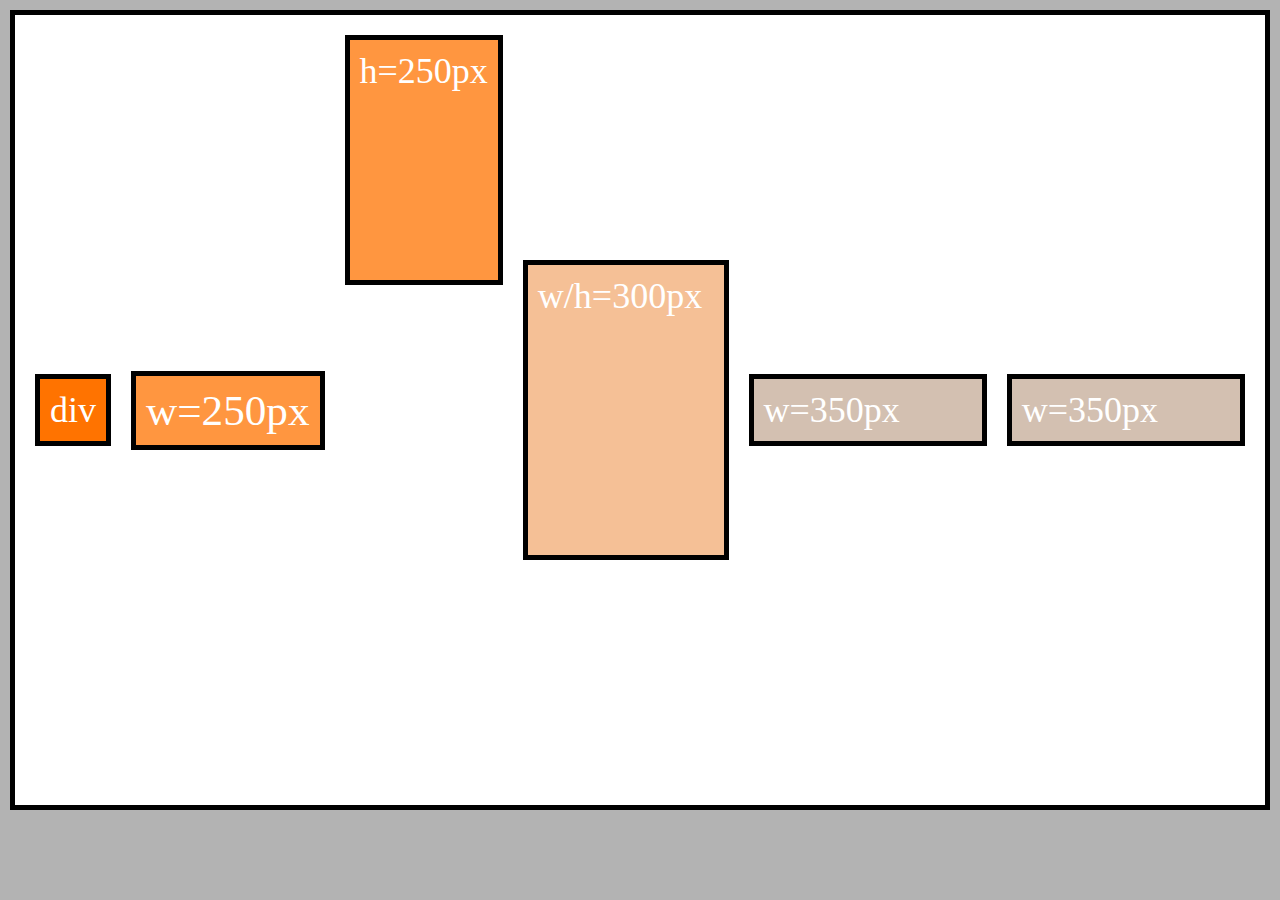
<file: flex container/index.html>
<!DOCTYPE html>
<html lang="en">

<head>
	<meta charset="UTF-8">
	<meta http-equiv="X-UA-Compatible" content="ie=edge">
	<meta name="viewport" content="minimum-scale=1, initial-scale=1, width=device-width" />
	<link rel="stylesheet" href="main.css">
	<title>Flexbox</title>
</head>

<body>
	<div class="flex-container">
		<div class="item-1">div</div>
		<div class="item-2">w=250px</div>
		<div class="item-3">h=250px</div>
		<div class="item-4">w/h=300px</div>
		<div class="item-5">w=350px</div>
		<div class="item-6">w=350px</div>
	</div>
</body>

</html>
</file>
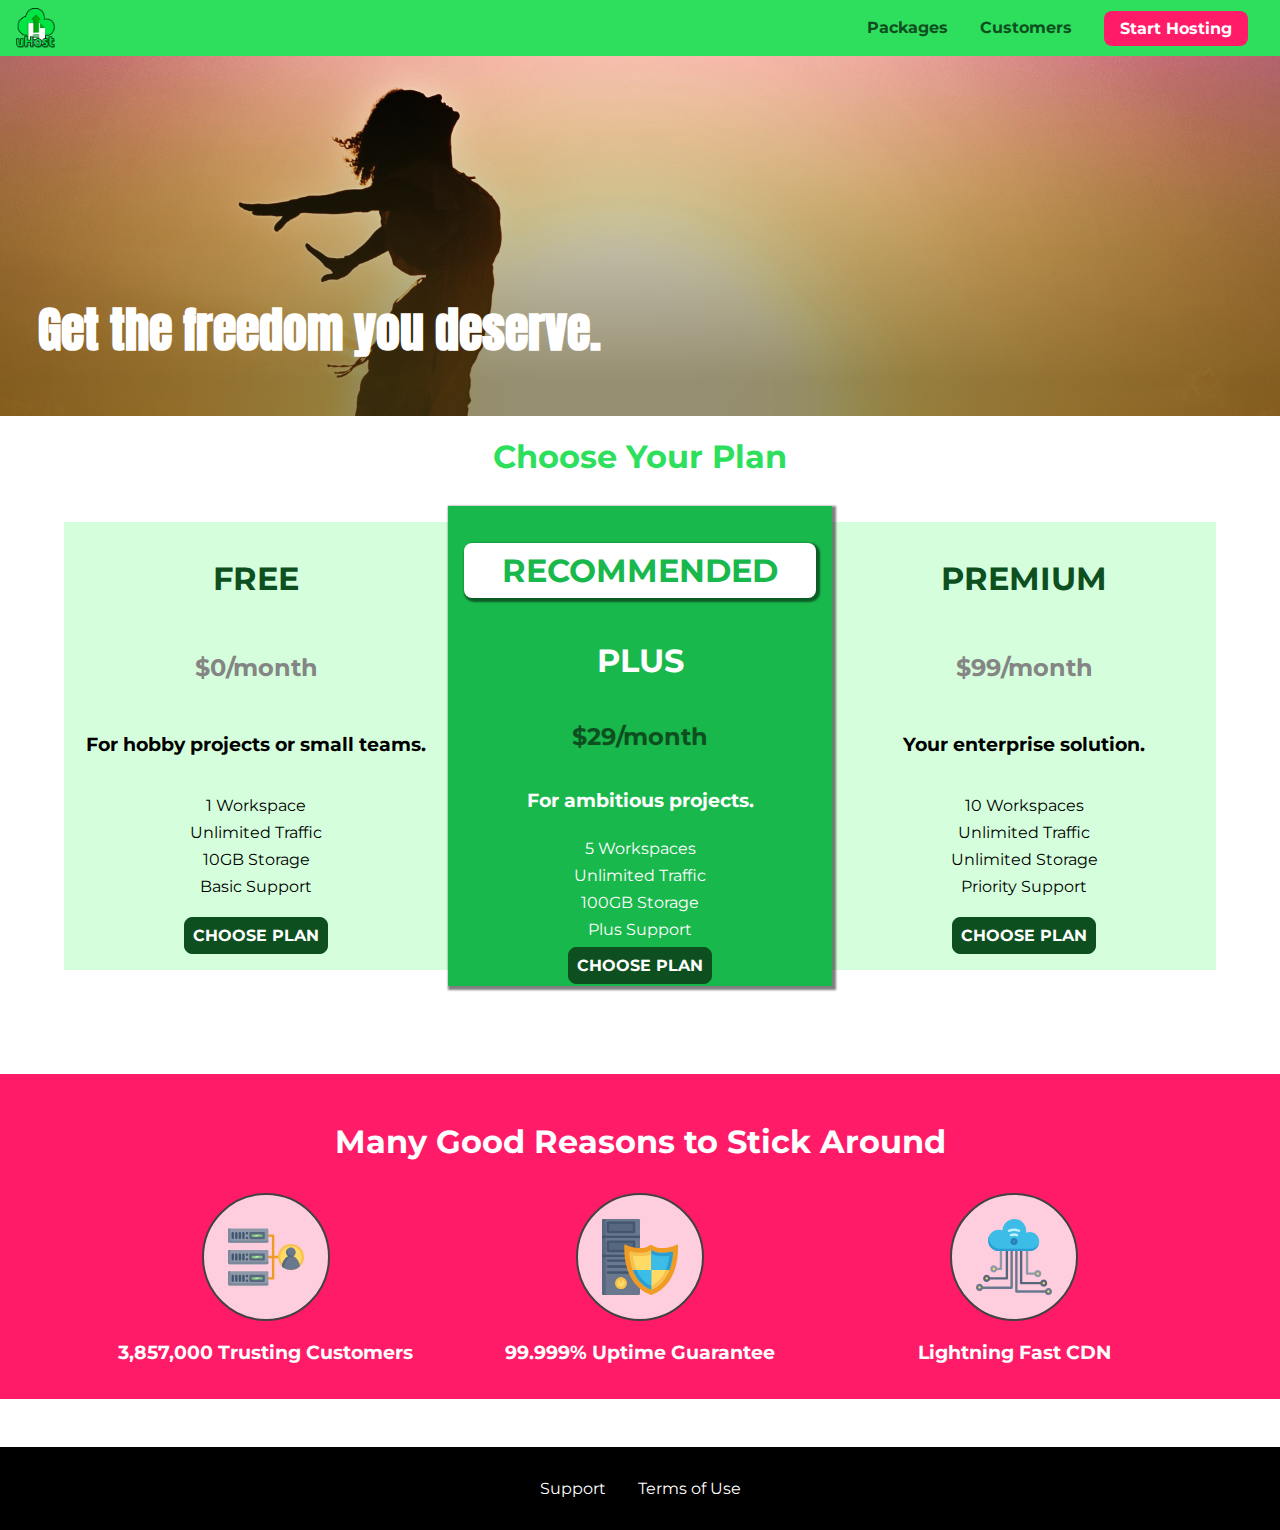
<file: flexbox/index.html>
<!DOCTYPE html>
<html lang="en">

<head>
	<meta charset="UTF-8">
	<meta http-equiv="X-UA-Compatible" content="ie=edge">
	<meta name="viewport" content="width=device-width, initial-scale=1.0">
	<title>uHost</title>
	<link rel="shortcut icon" href="favicon.png">
	<link rel="stylesheet" href="shared.css">
	<link rel="stylesheet" href="main.css">
</head>

<body>
	<div class="backdrop"></div>
	<div class="modal">
		<h1 class="modal__title">Do you want to continue?</h1>
		<div class="modal__actions">
			<a href="start-hosting/index.html" class="modal__action">Yes!</a>
			<button class="modal__action modal__action--negative" type="button">No!</button>
		</div>
	</div>
	<header class="main-header">
		<div>
			<button class="toggle-button">
				<span class="toggle-button__bar"></span>
				<span class="toggle-button__bar"></span>
				<span class="toggle-button__bar"></span>
			</button>
			<a href="index.html" class="main-header__brand">
				<img src="images/uhost-icon.png" alt="uHost - Your favorite hosting company">
			</a>
		</div>
		<nav class="main-nav">
			<ul class="main-nav__items">
				<li class="main-nav__item">
					<a href="packages/index.html">Packages</a>
				</li>
				<li class="main-nav__item">
					<a href="customers/index.html">Customers</a>
				</li>
				<li class="main-nav__item main-nav__item--cta">
					<a href="start-hosting/index.html">Start Hosting</a>
				</li>
			</ul>
		</nav>
	</header>
	<nav class="mobile-nav">
		<ul class="mobile-nav__items">
			<li class="mobile-nav__item">
				<a href="packages/index.html">Packages</a>
			</li>
			<li class="mobile-nav__item">
				<a href="customers/index.html">Customers</a>
			</li>
			<li class="mobile-nav__item mobile-nav__item--cta">
				<a href="start-hosting/index.html">Start Hosting</a>
			</li>
		</ul>
	</nav>
	<main>
		<section id="product-overview">
			<h1>Get the freedom you deserve.</h1>
		</section>
		<section id="plans">
			<h1 class="section-title">Choose Your Plan</h1>
			<div class="plan__list">
				<article class="plan">
					<h1 class="plan__title">FREE</h1>
					<h2 class="plan__price">$0/month</h2>
					<h3>For hobby projects or small teams.</h3>
					<ul class="plan__features">
						<li class="plan__feature">1 Workspace</li>
						<li class="plan__feature">Unlimited Traffic</li>
						<li class="plan__feature">10GB Storage</li>
						<li class="plan__feature">Basic Support</li>
					</ul>
					<div>
						<button class="button">CHOOSE PLAN</button>
					</div>
				</article>
				<article class="plan plan--highlighted">
					<h1 class="plan__annotation">RECOMMENDED</h1>
					<h1 class="plan__title">PLUS</h1>
					<h2 class="plan__price">$29/month</h2>
					<h3>For ambitious projects.</h3>
					<ul class="plan__features">
						<li class="plan__feature">5 Workspaces</li>
						<li class="plan__feature">Unlimited Traffic</li>
						<li class="plan__feature">100GB Storage</li>
						<li class="plan__feature">Plus Support</li>
					</ul>
					<div>
						<button class="button">CHOOSE PLAN</button>
					</div>
				</article>
				<article class="plan">
					<h1 class="plan__title">PREMIUM</h1>
					<h2 class="plan__price">$99/month</h2>
					<h3>Your enterprise solution.</h3>
					<ul class="plan__features">
						<li class="plan__feature">10 Workspaces</li>
						<li class="plan__feature">Unlimited Traffic</li>
						<li class="plan__feature">Unlimited Storage</li>
						<li class="plan__feature">Priority Support</li>
					</ul>
					<div>
						<button class="button">CHOOSE PLAN</button>
					</div>
				</article>
			</div>
		</section>
		<section id="key-features">
			<h1 class="section-title">Many Good Reasons to Stick Around</h1>
			<ul class="key-feature__list">
				<li class="key-feature">
					<div class="key-feature__image">
						<svg viewBox="0 0 512 512">
							<path style="fill:#F09B24;"
								d="M344,248h-32V112c0-4.418-3.582-8-8-8h-40c-4.418,0-8,3.582-8,8s3.582,8,8,8h32v128h-32  c-4.418,0-8,3.582-8,8s3.582,8,8,8h32v128h-32c-4.418,0-8,3.582-8,8s3.582,8,8,8h40c4.418,0,8-3.582,8-8V264h32c4.418,0,8-3.582,8-8  S348.418,248,344,248z" />
							<path style="fill:#8E9AA9;"
								d="M264,64H8c-4.418,0-8,3.582-8,8v80c0,4.418,3.582,8,8,8h256c4.418,0,8-3.582,8-8V72  C272,67.582,268.418,64,264,64z" />
							<path style="fill:#7C899B;"
								d="M24,144c-4.418,0-8-3.582-8-8V64H8c-4.418,0-8,3.582-8,8v80c0,4.418,3.582,8,8,8h256  c4.418,0,8-3.582,8-8v-8H24z" />
							<rect x="152" y="96" style="fill:#B8E3A8;" width="88" height="32" />
							<g>
								<polygon style="fill:#7EC97D;" points="152,96 152,128 166,128 198,96  " />
								<polygon style="fill:#7EC97D;" points="220,96 188,128 240,128 240,96  " />
							</g>
							<path style="fill:#56677E;"
								d="M240,136h-88c-4.418,0-8-3.582-8-8V96c0-4.418,3.582-8,8-8h88c4.418,0,8,3.582,8,8v32  C248,132.418,244.418,136,240,136z M160,120h72v-16h-72V120z" />
							<g>
								<path style="fill:#435670;"
									d="M32,136c-4.418,0-8-3.582-8-8V96c0-4.418,3.582-8,8-8s8,3.582,8,8v32C40,132.418,36.418,136,32,136z   " />
								<path style="fill:#435670;"
									d="M56,136c-4.418,0-8-3.582-8-8V96c0-4.418,3.582-8,8-8s8,3.582,8,8v32C64,132.418,60.418,136,56,136z   " />
								<path style="fill:#435670;"
									d="M80,136c-4.418,0-8-3.582-8-8V96c0-4.418,3.582-8,8-8s8,3.582,8,8v32C88,132.418,84.418,136,80,136z   " />
								<path style="fill:#435670;"
									d="M104,136c-4.418,0-8-3.582-8-8V96c0-4.418,3.582-8,8-8s8,3.582,8,8v32   C112,132.418,108.418,136,104,136z" />
								<path style="fill:#435670;"
									d="M128,105c-4.418,0-8-3.582-8-8v-1c0-4.418,3.582-8,8-8s8,3.582,8,8v1   C136,101.418,132.418,105,128,105z" />
								<path style="fill:#435670;"
									d="M128,136c-4.418,0-8-3.582-8-8v-1c0-4.418,3.582-8,8-8s8,3.582,8,8v1   C136,132.418,132.418,136,128,136z" />
							</g>
							<path style="fill:#8E9AA9;"
								d="M264,208H8c-4.418,0-8,3.582-8,8v80c0,4.418,3.582,8,8,8h256c4.418,0,8-3.582,8-8v-80  C272,211.582,268.418,208,264,208z" />
							<path style="fill:#7C899B;"
								d="M24,288c-4.418,0-8-3.582-8-8v-72H8c-4.418,0-8,3.582-8,8v80c0,4.418,3.582,8,8,8h256  c4.418,0,8-3.582,8-8v-8H24z" />
							<rect x="152" y="240" style="fill:#B8E3A8;" width="88" height="32" />
							<g>
								<polygon style="fill:#7EC97D;" points="152,240 152,272 166,272 198,240  " />
								<polygon style="fill:#7EC97D;" points="220,240 188,272 240,272 240,240  " />
							</g>
							<path style="fill:#56677E;"
								d="M240,280h-88c-4.418,0-8-3.582-8-8v-32c0-4.418,3.582-8,8-8h88c4.418,0,8,3.582,8,8v32  C248,276.418,244.418,280,240,280z M160,264h72v-16h-72V264z" />
							<g>
								<path style="fill:#435670;"
									d="M32,280c-4.418,0-8-3.582-8-8v-32c0-4.418,3.582-8,8-8s8,3.582,8,8v32C40,276.418,36.418,280,32,280   z" />
								<path style="fill:#435670;"
									d="M56,280c-4.418,0-8-3.582-8-8v-32c0-4.418,3.582-8,8-8s8,3.582,8,8v32C64,276.418,60.418,280,56,280   z" />
								<path style="fill:#435670;"
									d="M80,280c-4.418,0-8-3.582-8-8v-32c0-4.418,3.582-8,8-8s8,3.582,8,8v32C88,276.418,84.418,280,80,280   z" />
								<path style="fill:#435670;"
									d="M104,280c-4.418,0-8-3.582-8-8v-32c0-4.418,3.582-8,8-8s8,3.582,8,8v32   C112,276.418,108.418,280,104,280z" />
								<path style="fill:#435670;"
									d="M128,249c-4.418,0-8-3.582-8-8v-1c0-4.418,3.582-8,8-8s8,3.582,8,8v1   C136,245.418,132.418,249,128,249z" />
								<path style="fill:#435670;"
									d="M128,280c-4.418,0-8-3.582-8-8v-1c0-4.418,3.582-8,8-8s8,3.582,8,8v1   C136,276.418,132.418,280,128,280z" />
							</g>
							<path style="fill:#8E9AA9;"
								d="M264,352H8c-4.418,0-8,3.582-8,8v80c0,4.418,3.582,8,8,8h256c4.418,0,8-3.582,8-8v-80  C272,355.582,268.418,352,264,352z" />
							<path style="fill:#7C899B;"
								d="M24,432c-4.418,0-8-3.582-8-8v-72H8c-4.418,0-8,3.582-8,8v80c0,4.418,3.582,8,8,8h256  c4.418,0,8-3.582,8-8v-8H24z" />
							<rect x="152" y="384" style="fill:#B8E3A8;" width="88" height="32" />
							<g>
								<polygon style="fill:#7EC97D;" points="152,384 152,416 166,416 198,384  " />
								<polygon style="fill:#7EC97D;" points="220,384 188,416 240,416 240,384  " />
							</g>
							<path style="fill:#56677E;"
								d="M240,424h-88c-4.418,0-8-3.582-8-8v-32c0-4.418,3.582-8,8-8h88c4.418,0,8,3.582,8,8v32  C248,420.418,244.418,424,240,424z M160,408h72v-16h-72V408z" />
							<g>
								<path style="fill:#435670;"
									d="M32,424c-4.418,0-8-3.582-8-8v-32c0-4.418,3.582-8,8-8s8,3.582,8,8v32C40,420.418,36.418,424,32,424   z" />
								<path style="fill:#435670;"
									d="M56,424c-4.418,0-8-3.582-8-8v-32c0-4.418,3.582-8,8-8s8,3.582,8,8v32C64,420.418,60.418,424,56,424   z" />
								<path style="fill:#435670;"
									d="M80,424c-4.418,0-8-3.582-8-8v-32c0-4.418,3.582-8,8-8s8,3.582,8,8v32C88,420.418,84.418,424,80,424   z" />
								<path style="fill:#435670;"
									d="M104,424c-4.418,0-8-3.582-8-8v-32c0-4.418,3.582-8,8-8s8,3.582,8,8v32   C112,420.418,108.418,424,104,424z" />
								<path style="fill:#435670;"
									d="M128,393c-4.418,0-8-3.582-8-8v-1c0-4.418,3.582-8,8-8s8,3.582,8,8v1   C136,389.418,132.418,393,128,393z" />
								<path style="fill:#435670;"
									d="M128,424c-4.418,0-8-3.582-8-8v-1c0-4.418,3.582-8,8-8s8,3.582,8,8v1   C136,420.418,132.418,424,128,424z" />
							</g>
							<path style="fill:#F7C14D;"
								d="M424,168c-48.523,0-88,39.477-88,88s39.477,88,88,88s88-39.477,88-88S472.523,168,424,168z" />
							<path style="fill:#FFDB66;"
								d="M424,184c-39.701,0-72,32.299-72,72s32.299,72,72,72s72-32.299,72-72S463.701,184,424,184z" />
							<path style="fill:#69788D;"
								d="M484.893,314.16C476.393,274.588,451.922,248,424,248s-52.393,26.588-60.893,66.16  c-0.605,2.82,0.354,5.749,2.511,7.664C381.731,336.124,402.465,344,424,344s42.269-7.876,58.381-22.176  C484.539,319.909,485.498,316.98,484.893,314.16z" />
							<path style="fill:#56677E;"
								d="M434.053,249.171C430.768,248.403,427.411,248,424,248c-27.922,0-52.393,26.588-60.893,66.16  c-0.605,2.82,0.354,5.749,2.511,7.664c3.383,3.002,6.979,5.703,10.734,8.125C384.904,286.243,407.373,255.378,434.053,249.171z" />
							<path style="fill:#69788D;"
								d="M424,192c-17.645,0-32,14.355-32,32s14.355,32,32,32s32-14.355,32-32S441.645,192,424,192z" />
							<path style="fill:#56677E;"
								d="M432,248c-17.645,0-32-14.355-32-32c0-6.783,2.128-13.076,5.742-18.258  C397.444,203.53,392,213.138,392,224c0,17.645,14.355,32,32,32c10.862,0,20.471-5.444,26.258-13.742  C445.076,245.872,438.783,248,432,248z" />

						</svg>
					</div>
					<p class="key-feature__description">3,857,000 Trusting Customers</p>
				</li>
				<li class="key-feature">
					<div class="key-feature__image">
						<svg viewBox="0 0 512 512">
							<path style="fill:#69788D;"
								d="M248,0H8C3.582,0,0,3.582,0,8v496c0,4.418,3.582,8,8,8h240c4.418,0,8-3.582,8-8V8  C256,3.582,252.418,0,248,0z" />
							<path style="fill:#56677E;"
								d="M24,504V8c0-4.418,3.582-8,8-8H8C3.582,0,0,3.582,0,8v496c0,4.418,3.582,8,8,8h24  C27.582,512,24,508.418,24,504z" />
							<g>
								<rect x="0" y="112" style="fill:#435670;" width="256" height="16" />
								<rect x="0" y="240" style="fill:#435670;" width="256" height="16" />
							</g>
							<path style="fill:#F7C14D;"
								d="M128,392c-22.056,0-40,17.944-40,40s17.944,40,40,40s40-17.944,40-40S150.056,392,128,392z" />
							<path style="fill:#FFDB66;"
								d="M128,408c-13.233,0-24,10.767-24,24s10.767,24,24,24s24-10.767,24-24S141.233,408,128,408z" />
							<path style="fill:#F7C14D;"
								d="M128,392c-2.739,0-5.414,0.278-8,0.805V424c0,4.418,3.582,8,8,8c4.418,0,8-3.582,8-8v-31.195  C133.414,392.278,130.739,392,128,392z" />
							<g>
								<path style="fill:#435670;"
									d="M216,288H40c-4.418,0-8-3.582-8-8s3.582-8,8-8h176c4.418,0,8,3.582,8,8S220.418,288,216,288z" />
								<path style="fill:#435670;"
									d="M216,328H40c-4.418,0-8-3.582-8-8s3.582-8,8-8h176c4.418,0,8,3.582,8,8S220.418,328,216,328z" />
								<path style="fill:#435670;"
									d="M216,368H40c-4.418,0-8-3.582-8-8s3.582-8,8-8h176c4.418,0,8,3.582,8,8S220.418,368,216,368z" />
								<path style="fill:#435670;"
									d="M216,16H40c-4.418,0-8,3.582-8,8v64c0,4.418,3.582,8,8,8h176c4.418,0,8-3.582,8-8V24   C224,19.582,220.418,16,216,16z" />
							</g>
							<rect x="48" y="32" style="fill:#56677E;" width="160" height="48" />
							<path style="fill:#435670;"
								d="M216,144H40c-4.418,0-8,3.582-8,8v64c0,4.418,3.582,8,8,8h176c4.418,0,8-3.582,8-8v-64  C224,147.582,220.418,144,216,144z" />
							<rect x="48" y="160" style="fill:#56677E;" width="160" height="48" />
							<path style="fill:#F09B24;"
								d="M511.747,180.237c-0.194-6.537-8.107-10.107-13.135-5.894c-5.6,4.693-42.904,21.282-98.514,21.282  c-33.45,0-64.625-20.999-64.929-21.206c-2.9-1.991-6.764-1.85-9.512,0.346c-2.677,2.135-27.201,20.86-63.793,20.86  c-55.607,0-92.914-16.589-98.515-21.282c-5.028-4.211-12.941-0.645-13.135,5.894c-1.634,54.834,4.655,105.941,18.693,151.903  c12.096,39.604,29.759,74.047,52.497,102.373c27.538,34.304,62.743,59.882,104.66,76.045c3.069,1.918,6.757,1.921,9.83,0  c41.917-16.163,77.122-41.741,104.66-76.045c22.738-28.326,40.401-62.77,52.497-102.373  C507.092,286.179,513.381,235.071,511.747,180.237z" />
							<path style="fill:#F7C14D;"
								d="M476.21,221.226c-1.953-1.631-4.568-2.235-7.036-1.628c-21.686,5.327-44.926,8.028-69.075,8.028  c-25.926,0-49.633-8.975-64.955-16.504c-2.307-1.134-5.016-1.091-7.284,0.116c-14.059,7.477-36.919,16.388-65.994,16.388  c-24.153,0-47.394-2.701-69.075-8.028c-5.155-1.268-10.221,2.966-9.894,8.261c2.077,33.693,7.668,65.635,16.616,94.935  c22.774,74.565,66.139,126.334,128.888,153.868c2.032,0.891,4.397,0.891,6.43,0c61.777-27.107,104.716-78.876,127.62-153.868  c8.948-29.3,14.539-61.241,16.616-94.935C479.224,225.319,478.163,222.856,476.21,221.226z" />
							<path style="fill:#FFDB66;"
								d="M331.609,451.727c-52.604-25.289-89.304-70.987-109.144-135.944  c-6.532-21.39-11.162-44.336-13.82-68.447c17.133,2.852,34.952,4.291,53.22,4.291c29.394,0,53.376-7.793,69.978-15.561  c17.44,7.736,41.656,15.561,68.256,15.561c18.267,0,36.085-1.439,53.219-4.291c-2.659,24.112-7.288,47.06-13.82,68.448  C419.545,381.108,383.27,426.805,331.609,451.727z" />
							<g>
								<path style="fill:#2C9DD4;"
									d="M479.066,227.858c0.157-2.539-0.903-5.002-2.856-6.633s-4.568-2.235-7.036-1.628   c-21.686,5.327-44.926,8.028-69.075,8.028c-25.926,0-49.633-8.975-64.955-16.504c-1.057-0.52-2.2-0.78-3.345-0.806l-0.072,133.351   h123.601c2.556-6.746,4.933-13.702,7.123-20.874C471.398,293.493,476.989,261.552,479.066,227.858z" />
								<path style="fill:#2C9DD4;"
									d="M206.658,343.667c24.153,63.42,65.028,108.108,121.743,132.995c1.031,0.452,2.147,0.673,3.263,0.666   l0.063-133.661H206.658z" />
							</g>
							<g>
								<path style="fill:#3CBDE8;"
									d="M439.497,315.783c6.532-21.389,11.161-44.336,13.82-68.448c-17.134,2.852-34.952,4.291-53.219,4.291   c-26.6,0-50.815-7.824-68.256-15.561l-0.116,107.601h97.758C433.179,334.807,436.524,325.518,439.497,315.783z" />
								<path style="fill:#3CBDE8;"
									d="M232.523,343.667c21.144,50.298,54.363,86.56,99.087,108.06l0.117-108.06H232.523z" />
							</g>
						</svg>
					</div>
					<p class="key-feature__description">99.999% Uptime Guarantee</p>
				</li>
				<li class="key-feature">
					<div class="key-feature__image">
						<svg viewBox="0 0 512 512">
							<path style="fill:#8E9AA9;"
								d="M168,200c-4.418,0-8,3.582-8,8v120h-17.376c-3.302-9.311-12.194-16-22.624-16  c-13.234,0-24,10.767-24,24s10.766,24,24,24c10.429,0,19.321-6.689,22.624-16H168c4.418,0,8-3.582,8-8V208  C176,203.582,172.418,200,168,200z" />
							<path style="fill:#FFDB66;"
								d="M120,328c-4.411,0-8,3.589-8,8s3.589,8,8,8s8-3.589,8-8S124.411,328,120,328z" />
							<path style="fill:#56677E;"
								d="M208,200c-4.418,0-8,3.582-8,8v184H94.624C91.322,382.689,82.43,376,72,376  c-13.234,0-24,10.767-24,24s10.766,24,24,24c10.429,0,19.321-6.689,22.624-16H208c4.418,0,8-3.582,8-8V208  C216,203.582,212.418,200,208,200z" />
							<path style="fill:#FFDB66;" d="M72,392c-4.411,0-8,3.589-8,8s3.589,8,8,8s8-3.589,8-8S76.411,392,72,392z" />
							<path style="fill:#69788D;"
								d="M240,208c-4.418,0-8,3.582-8,8v239H47.24c-2.671-10.34-12.078-18-23.24-18c-13.234,0-24,10.767-24,24  s10.766,24,24,24c9.666,0,18.009-5.747,21.809-14H240c4.418,0,8-3.582,8-8V216C248,211.582,244.418,208,240,208z" />
							<path style="fill:#FFDB66;" d="M24,453c-4.411,0-8,3.589-8,8s3.589,8,8,8s8-3.589,8-8S28.411,453,24,453z" />
							<path style="fill:#69788D;"
								d="M488,464c-10.429,0-19.321,6.689-22.624,16H280V208c0-4.418-3.582-8-8-8s-8,3.582-8,8v280  c0,4.418,3.582,8,8,8h193.376c3.302,9.311,12.194,16,22.624,16c13.234,0,24-10.767,24-24S501.234,464,488,464z" />
							<path style="fill:#FFDB66;"
								d="M488,480c-4.411,0-8,3.589-8,8s3.589,8,8,8s8-3.589,8-8S492.411,480,488,480z" />
							<path style="fill:#56677E;"
								d="M456,408c-10.429,0-19.321,6.689-22.624,16H312V208c0-4.418-3.582-8-8-8s-8,3.582-8,8v224  c0,4.418,3.582,8,8,8h129.376c3.302,9.311,12.194,16,22.624,16c13.234,0,24-10.767,24-24S469.234,408,456,408z" />
							<path style="fill:#FFDB66;"
								d="M456,424c-4.411,0-8,3.589-8,8s3.589,8,8,8s8-3.589,8-8S460.411,424,456,424z" />
							<path style="fill:#8E9AA9;"
								d="M416,344c-10.429,0-19.321,6.689-22.624,16H352V208c0-4.418-3.582-8-8-8s-8,3.582-8,8v160  c0,4.418,3.582,8,8,8h49.376c3.302,9.311,12.194,16,22.624,16c13.234,0,24-10.767,24-24S429.234,344,416,344z" />
							<path style="fill:#FFDB66;"
								d="M416,360c-4.411,0-8,3.589-8,8s3.589,8,8,8s8-3.589,8-8S420.411,360,416,360z" />
							<path style="fill:#3CBDE8;"
								d="M362,88c-8.741,0-17.231,1.751-25.06,5.085C337.646,88.797,338,84.43,338,80  c0-44.112-35.888-80-80-80c-42.823,0-77.895,33.816-79.909,76.149C170.393,73.415,162.244,72,154,72c-39.701,0-72,32.299-72,72  s32.299,72,72,72h208c35.29,0,64-28.71,64-64S397.29,88,362,88z" />
							<path style="fill:#2C9DD4;"
								d="M368,200H160c-39.701,0-72-32.299-72-72c0-5.863,0.721-11.559,2.05-17.019  C84.918,120.88,82,132.102,82,144c0,39.701,32.299,72,72,72h208c30.389,0,55.88-21.296,62.379-49.743  C413.565,186.327,392.352,200,368,200z" />
							<path style="fill:#2A7DB5;"
								d="M256,128c-13.234,0-24,10.767-24,24s10.766,24,24,24c13.233,0,24-10.767,24-24S269.233,128,256,128z" />
							<path style="fill:#2C9DD4;"
								d="M256,144c-4.411,0-8,3.589-8,8s3.589,8,8,8c4.411,0,8-3.589,8-8S260.411,144,256,144z" />
							<g>
								<path style="fill:#C5F1FA;"
									d="M221.755,87.695c-2.994,0-5.864-1.688-7.233-4.572c-1.894-3.991-0.194-8.763,3.798-10.657   C230.157,66.849,242.834,64,256,64c13.166,0,25.844,2.849,37.68,8.466c3.992,1.895,5.692,6.666,3.798,10.657   s-6.666,5.692-10.657,3.798C277.144,82.328,266.774,80,256,80c-10.774,0-21.144,2.328-30.821,6.921   C224.072,87.446,222.904,87.695,221.755,87.695z" />
								<path style="fill:#C5F1FA;"
									d="M276.545,116.618c-1.148,0-2.316-0.249-3.424-0.774C267.745,113.293,261.985,112,256,112   c-5.985,0-11.745,1.293-17.121,3.844c-3.991,1.895-8.763,0.192-10.657-3.798c-1.894-3.992-0.193-8.764,3.798-10.657   C239.557,97.813,247.625,96,256,96c8.376,0,16.444,1.813,23.98,5.389c3.991,1.894,5.692,6.665,3.798,10.657   C282.41,114.93,279.539,116.618,276.545,116.618z" />
							</g>

						</svg>
					</div>
					<p class="key-feature__description">Lightning Fast CDN</p>
				</li>
			</ul>
		</section>
	</main>
	<footer class="main-footer">
		<nav>
			<ul class="main-footer__links">
				<li class="main-footer__link">
					<a href="#">Support</a>
				</li>
				<li class="main-footer__link">
					<a href="#">Terms of Use</a>
				</li>
			</ul>
		</nav>
	</footer>
	<script src="shared.js"></script>
</body>

</html>
</file>
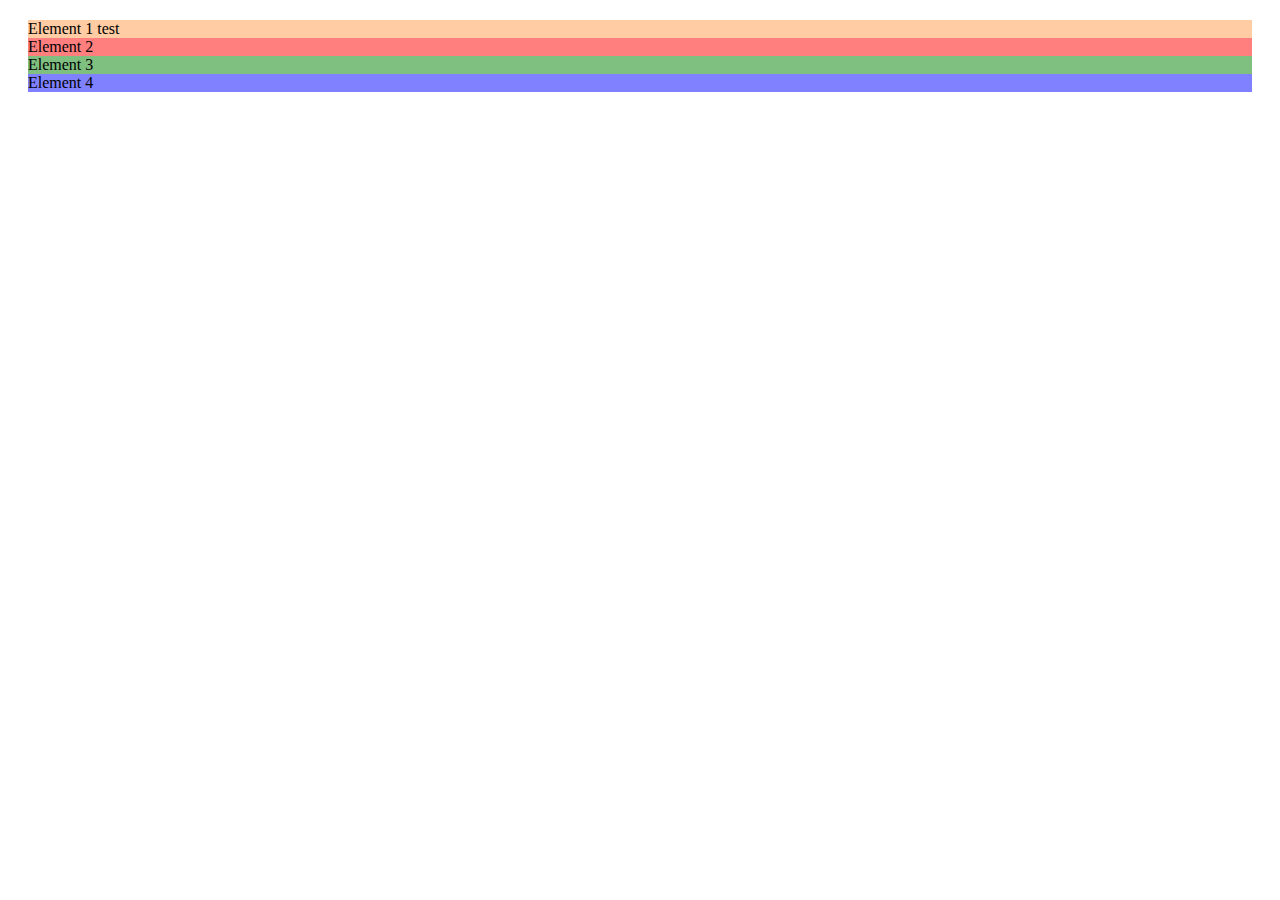
<file: grid/index.html>
<!DOCTYPE html>
<html lang="en">
<head>
    <meta charset="UTF-8">
    <meta name="viewport" content="width=device-width, initial-scale=1.0">
    <meta http-equiv="X-UA-Compatible" content="ie=edge">
    <title>CSS Course</title>
    <link rel="stylesheet" href="main.css">
</head>
<body>
    <div class="container">
        <div class="el1">Element 1 test</div>
        <div class="el2">Element 2</div>
        <div class="el3">Element 3</div>
        <div class="el4">Element 4</div>
    </div>
</body>
</html>
</file>
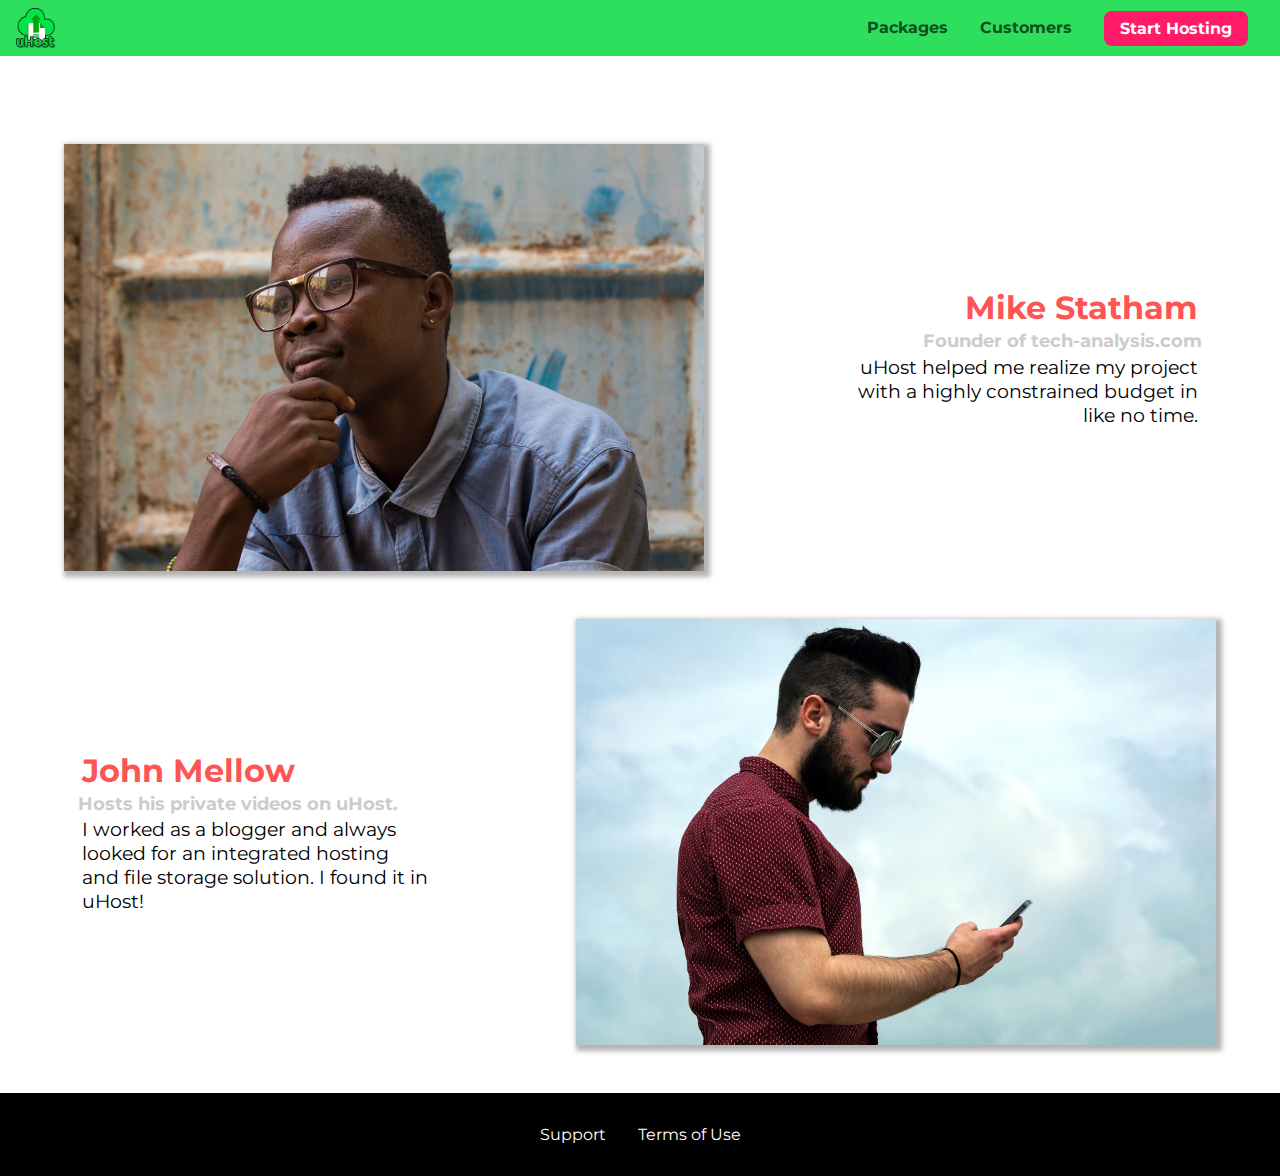
<file: flexbox/customers/index.html>
<!DOCTYPE html>
<html lang="en">

<head>
    <meta charset="UTF-8">
    <meta name="viewport" content="width=device-width, initial-scale=1.0">
    <meta http-equiv="X-UA-Compatible" content="ie=edge">
    <title>uHost Customers</title>
    <link rel="shortcut icon" href="../favicon.png">
    <link rel="stylesheet" href="../shared.css">
    <link rel="stylesheet" href="customers.css">
</head>

<body>
    <div class="backdrop"></div>
    <header class="main-header">
        <div>
            <button class="toggle-button">
                <span class="toggle-button__bar"></span>
                <span class="toggle-button__bar"></span>
                <span class="toggle-button__bar"></span>
            </button>
            <a href="../index.html" class="main-header__brand">
                <img src="../images/uhost-icon.png" alt="uHost - Your favorite hosting company">
            </a>
        </div>
        <nav class="main-nav">
            <ul class="main-nav__items">
                <li class="main-nav__item">
                    <a href="../packages/index.html">Packages</a>
                </li>
                <li class="main-nav__item">
                    <a href="index.html">Customers</a>
                </li>
                <li class="main-nav__item main-nav__item--cta">
                    <a href="../start-hosting/index.html">Start Hosting</a>
                </li>
            </ul>
        </nav>
    </header>
    <nav class="mobile-nav">
        <ul class="mobile-nav__items">
            <li class="mobile-nav__item">
                <a href="../packages/index.html">Packages</a>
            </li>
            <li class="mobile-nav__item">
                <a href="index.html">Customers</a>
            </li>
            <li class="mobile-nav__item mobile-nav__item--cta">
                <a href="../start-hosting/index.html">Start Hosting</a>
            </li>
        </ul>
    </nav>
    <main>
        <div>
            <div class="testimonial" id="customer-1">
                <div class="testimonial__image-container">
                    <img src="../images/customer-1.jpg" alt="Mike Statham - Customer" class="testimonial__image">
                </div>
                <div class="testimonial__info">
                    <h1 class="testimonial__name">Mike Statham</h1>
                    <h2 class="testimonial__subtitle">Founder of
                        <a href="tech-analysis.com">tech-analysis.com</a>
                    </h2>
                    <p class="testimonial__text">uHost helped me realize my project with a highly constrained budget in like no time.</p>
                </div>
            </div>
            <div class="testimonial" id="customer-2">

                <div class="testimonial__info">
                    <h1 class="testimonial__name">John Mellow</h1>
                    <h2 class="testimonial__subtitle">Hosts his private videos on uHost.
                    </h2>
                    <p class="testimonial__text">I worked as a blogger and always looked for an integrated hosting and file storage solution. I found
                        it in uHost!
                    </p>
                </div>
                <div class="testimonial__image-container">
                    <img src="../images/customer-2.jpg" alt="John Mellow - Customer" class="testimonial__image">
                </div>
            </div>
        </div>
    </main>
    <footer class="main-footer">
        <nav>
            <ul class="main-footer__links">
                <li class="main-footer__link">
                    <a href="#">Support</a>
                </li>
                <li class="main-footer__link">
                    <a href="#">Terms of Use</a>
                </li>
            </ul>
        </nav>
    </footer>
    <script src="../shared.js"></script>
</body>

</html>
</file>
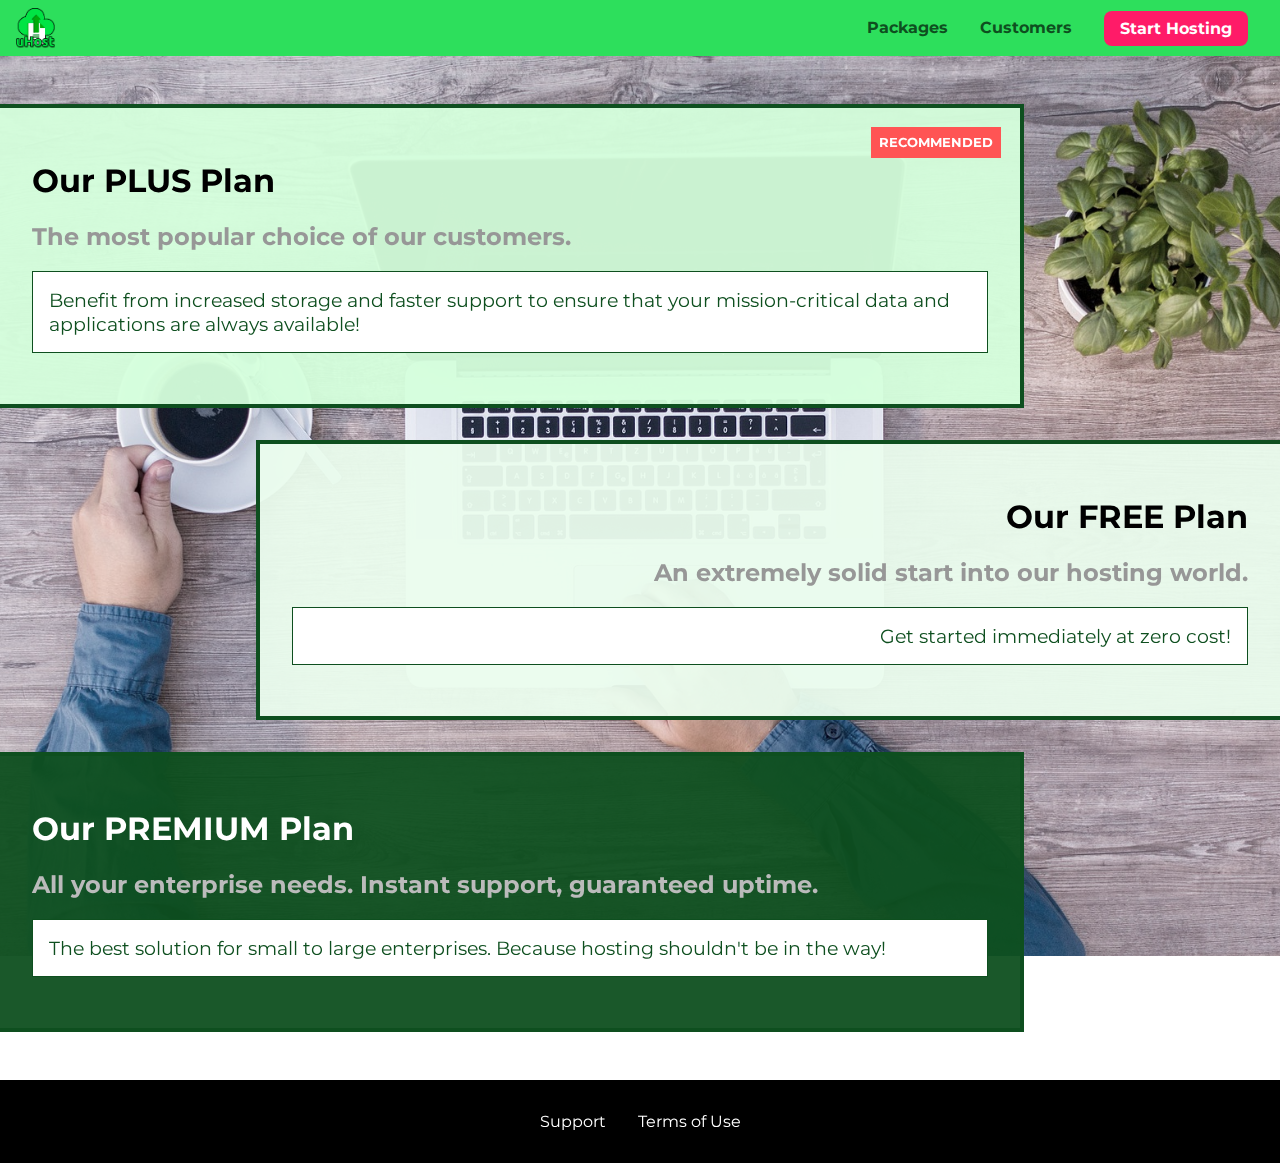
<file: flexbox/packages/index.html>
<!DOCTYPE html>
<html lang="en">

<head>
    <meta charset="UTF-8">
    <meta http-equiv="X-UA-Compatible" content="ie=edge">
    <meta name="viewport" content="width=device-width, initial-scale=1.0">
    <title>uHost</title>
    <link rel="shortcut icon" href="../favicon.png">
    <link rel="stylesheet" href="../shared.css">
    <link rel="stylesheet" href="packages.css">
</head>

<body>
    <div class="backdrop"></div>
    <div class="background"></div>
    <header class="main-header">
        <div>
            <button class="toggle-button">
                <span class="toggle-button__bar"></span>
                <span class="toggle-button__bar"></span>
                <span class="toggle-button__bar"></span>
            </button>
            <a href="../index.html" class="main-header__brand">
                <img src="../images/uhost-icon.png" alt="uHost - Your favorite hosting company">
            </a>
        </div>
        <nav class="main-nav">
            <ul class="main-nav__items">
                <li class="main-nav__item">
                    <a href="index.html">Packages</a>
                </li>
                <li class="main-nav__item">
                    <a href="../customers/index.html">Customers</a>
                </li>
                <li class="main-nav__item main-nav__item--cta">
                    <a href="../start-hosting/index.html">Start Hosting</a>
                </li>
            </ul>
        </nav>
    </header>
    <nav class="mobile-nav">
        <ul class="mobile-nav__items">
            <li class="mobile-nav__item">
                <a href="index.html">Packages</a>
            </li>
            <li class="mobile-nav__item">
                <a href="../customers/index.html">Customers</a>
            </li>
            <li class="mobile-nav__item mobile-nav__item--cta">
                <a href="../start-hosting/index.html">Start Hosting</a>
            </li>
        </ul>
    </nav>
    <main>
        <section class="package" id="plus">
            <a href="#">
                <h1 class="package__title">Our PLUS Plan</h1>
                <h2 class="package__badge">RECOMMENDED</h2>
                <h2 class="package__subtitle">The most popular choice of our customers.</h2>
                <p class="package__info">Benefit from increased storage and faster support to ensure that your mission-critical data and applications
                    are always available!</p>
            </a>
        </section>
        <section class="package" id="free">
            <a href="#">
                <h1 class="package__title">Our FREE Plan</h1>
                <h2 class="package__subtitle">An extremely solid start into our hosting world.</h2>
                <p class="package__info">Get started immediately at zero cost!</p>
            </a>
        </section>
        <div class="clearfix"></div>
        <section class="package" id="premium">
            <a href="#">
                <h1 class="package__title">Our PREMIUM Plan</h1>
                <h2 class="package__subtitle">All your enterprise needs. Instant support, guaranteed uptime. </h2>
                <p class="package__info">The best solution for small to large enterprises. Because hosting shouldn't be in the way!</p>
            </a>
        </section>
    </main>
    <footer class="main-footer">
        <nav>
            <ul class="main-footer__links">
                <li class="main-footer__link">
                    <a href="#">Support</a>
                </li>
                <li class="main-footer__link">
                    <a href="#">Terms of Use</a>
                </li>
            </ul>
        </nav>
    </footer>
    <script src="../shared.js"></script>
</body>

</html>
</file>
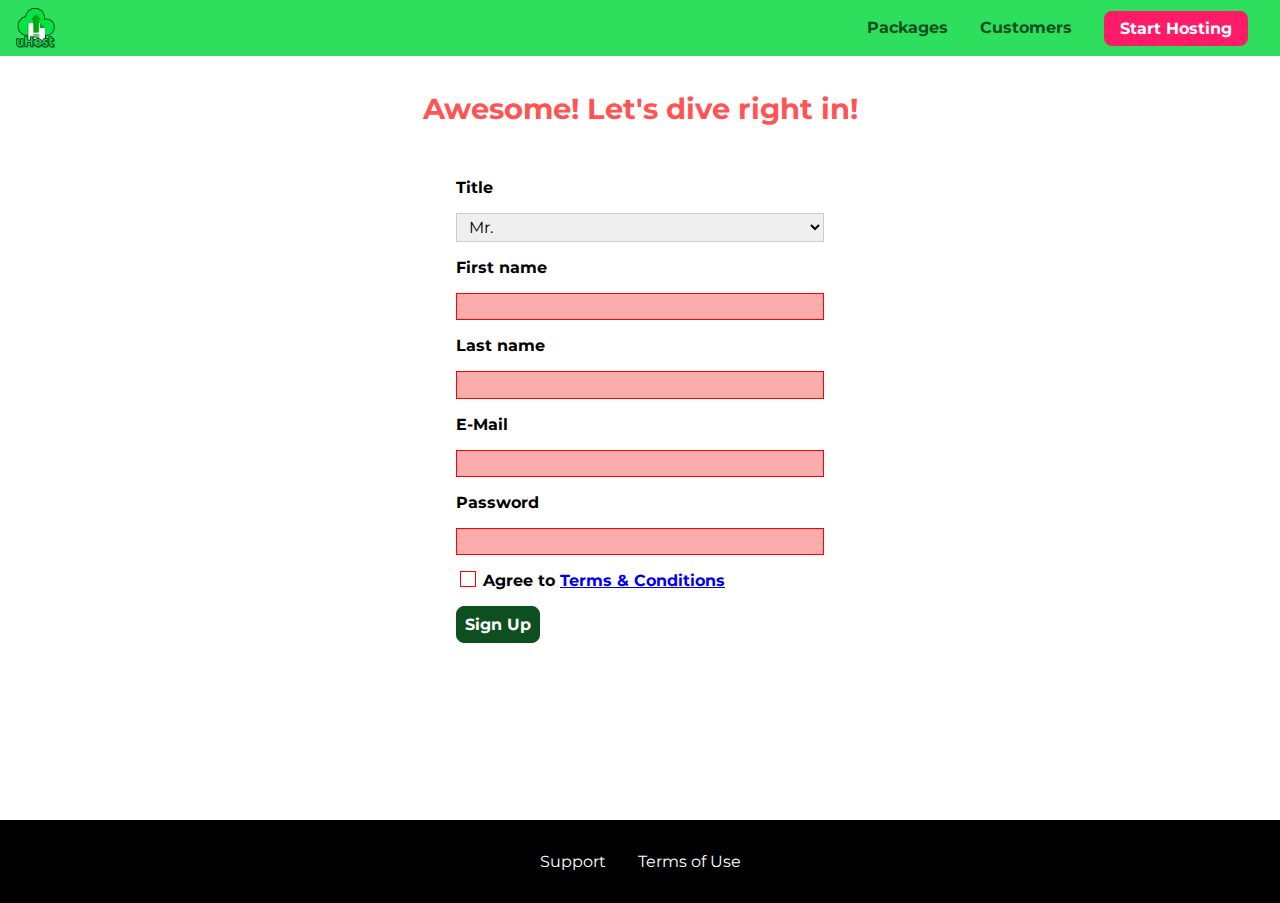
<file: flexbox/start-hosting/index.html>
<!DOCTYPE html>
<html lang="en">

<head>
    <meta charset="UTF-8">
    <meta name="viewport" content="width=device-width, initial-scale=1.0">
    <meta http-equiv="X-UA-Compatible" content="ie=edge">
    <title>uHost Signup</title>
    <link rel="shortcut icon" href="../favicon.png">
    <link rel="stylesheet" href="../shared.css">
    <link rel="stylesheet" href="start-hosting.css">
</head>

<body>
    <div class="backdrop"></div>
    <header class="main-header">
        <div>
            <button class="toggle-button">
                <span class="toggle-button__bar"></span>
                <span class="toggle-button__bar"></span>
                <span class="toggle-button__bar"></span>
            </button>
            <a href="../index.html" class="main-header__brand">
                <img src="../images/uhost-icon.png" alt="uHost - Your favorite hosting company">
            </a>
        </div>
        <nav class="main-nav">
            <ul class="main-nav__items">
                <li class="main-nav__item">
                    <a href="../packages/index.html">Packages</a>
                </li>
                <li class="main-nav__item">
                    <a href="../customers/index.html">Customers</a>
                </li>
                <li class="main-nav__item main-nav__item--cta">
                    <a href="index.html">Start Hosting</a>
                </li>
            </ul>
        </nav>
    </header>
    <nav class="mobile-nav">
        <ul class="mobile-nav__items">
            <li class="mobile-nav__item">
                <a href="../packages/index.html">Packages</a>
            </li>
            <li class="mobile-nav__item">
                <a href="../customers/index.html">Customers</a>
            </li>
            <li class="mobile-nav__item mobile-nav__item--cta">
                <a href="index.html">Start Hosting</a>
            </li>
        </ul>
    </nav>
    <main class="signup-page">
        <h1 class="signup-title">Awesome! Let's dive right in!</h1>
        <form action="index.html" class="signup-form">
            <label for="title">Title</label>
            <select id="title">
                <option value="mr">Mr.</option>
                <option value="ms">Ms.</option>
            </select>
            <label for="first-name">First name</label>
            <input type="text" id="first-name" required>
            <label for="last-name">Last name</label>
            <input type="text" id="last-name" required>
            <label for="email">E-Mail</label>
            <input type="email" id="email" required>
            <label for="password">Password</label>
            <input type="password" id="password" required>
            <input type="checkbox" id="agree-terms" required>
            <label for="agree-terms">Agree to
                <a href="#">Terms &amp; Conditions</a>
            </label>
            <button type="submit" class="button">Sign Up</button>
        </form>
    </main>
    <footer class="main-footer">
        <nav>
            <ul class="main-footer__links">
                <li class="main-footer__link">
                    <a href="#">Support</a>
                </li>
                <li class="main-footer__link">
                    <a href="#">Terms of Use</a>
                </li>
            </ul>
        </nav>
    </footer>
    <script src="../shared.js"></script>
</body>

</html>
</file>
<file: flex container/main.css>
* {
    box-sizing: border-box;
    font-size: 1.5rem;
}

html {
    background: #b3b3b3;
    padding: 5px;
}

body {
    background: #b3b3b3;
    padding: 5px;
    margin: 0;
  }

.flex-container {
	display: flex;
	height: 800px;
	justify-content: flex-start;
	align-items: center;
	flex-direction: row;
	flex-wrap: nowrap;
	background: white;
	padding: 10px;
	border: 5px solid black;
  }

.item-1 {
    background: #ff7300;
    color: white;
    padding: 10px;
    border: 5px solid black;
    margin: 10px;
}

.item-2 {
    background: #ff9640;
    color: white;
    padding: 10px;
    border: 5px solid black;
    margin: 10px;
    width: 250px;
    font-size: 1.8rem;
}

.item-3 {
    background: #ff9640;
    color: white;
    padding: 10px;
    border: 5px solid black;
    margin: 10px;
		height: 250px;
		align-self: flex-start;
}

.item-4 {
    background: #f5c096;
    color: white;
    padding: 10px;
    border: 5px solid black;
    margin: 10px;
    width: 300px;
		height: 300px;
		order: 0;
}

.item-5 {
    background: #d3c0b1;
    color: white;
    padding: 10px;
    border: 5px solid black;
    margin: 10px;
    width: 350px;
}

.item-6 {
    background: #d3c0b1;
    color: white;
    padding: 10px;
    border: 5px solid black;
    margin: 10px;
    width: 350px;
}
</file>
<file: flexbox/shared.css>
@import url('https://fonts.googleapis.com/css?family=Roboto:100,400,900');
@import url('https://fonts.googleapis.com/css?family=Anton');
@import url('https://fonts.googleapis.com/css?family=Montserrat:400,700');

* {
  box-sizing: border-box;
}

body {
  font-family: "Montserrat", sans-serif;
  margin: 0;
}

main {
  min-height: calc(100vh - 3.5rem - 8rem);
  margin-top: 3.5rem;
}

.backdrop {
  position: fixed;
  display: none;
  top: 0;
  left: 0;
  z-index: 100;
  width: 100vw;
  height: 100vh;
  background: rgba(0, 0, 0, 0.5);
}

.main-header {
	display: flex;
  width: 100%;
  position: fixed;
  top: 0;
  left: 0;
  background: #2ddf5c;
  padding: 0.5rem 1rem;
	z-index: 99;
	align-items: center;
	justify-content: space-between;
}

// .main-header > div {
//   display: inline-block;
//   vertical-align: middle;
// }

.toggle-button {
  width: 3rem;
  background: transparent;
  border: none;
  cursor: pointer;
  padding-top: 0;
  padding-bottom: 0;
  vertical-align: middle;
}

.toggle-button:focus {
  outline: none;
}

.toggle-button__bar {
  width: 100%;
  height: 0.2rem;
  background: black;
  display: block;
  margin: 0.6rem 0;
}

.main-header__brand {
  color: #0e4f1f;
  text-decoration: none;
  font-weight: bold;
  height: 2.5rem;
  /* width: 20px; */
  // display: inline-block;
  // vertical-align: middle;
}

.main-header__brand img {
	height: 2.5rem;
	vertical-align: middle;
  /* width: 100%; */
}

.main-nav {
  display: none;
}

.main-nav__items {
  margin: 0;
  padding: 0;
	list-style: none;
	display: flex;

}

.main-nav__item {
  // display: inline-block;
  margin: 0 1rem;
}

.main-nav__item a,
.mobile-nav__item a {
  text-decoration: none;
  color: #0e4f1f;
  font-weight: bold;
  padding: 0.2rem 0;
}

.main-nav__item a:hover,
.main-nav__item a:active {
  color: white;
  border-bottom: 5px solid white;
}

.main-nav__item--cta a,
.mobile-nav__item--cta a {
  color: white;
  background: #ff1b68;
  padding: 0.5rem 1rem;
  border-radius: 8px;
}

.main-nav__item--cta a:hover,
.main-nav__item--cta a:active,
.mobile-nav__item--cta a:hover,
.mobile-nav__item--cta a:active {
  color: #ff1b68;
  background: white;
  border: none;
}

@media (min-width: 40rem) {
  .toggle-button {
    display: none;
  }

  .main-nav {
		display: flex;
    // display: inline-block;
    // text-align: right;
    // width: calc(100% - 44px);
    // vertical-align: middle;
  }
}

.main-footer {
  background: black;
  padding: 2rem;
	margin-top: 3rem;
}

.main-footer__links {
	display: flex;
	flex-direction: column;
	align-items: center;
  list-style: none;
  margin: 0;
	padding: 0;
  // text-align: center;
}

.main-footer__link {
	// display: block;
  margin: 0.5rem 0;
}

.main-footer__link a {
  color: white;
  text-decoration: none;
}

.main-footer__link a:hover,
.main-footer__link a:active {
  color: #ccc;
}

.mobile-nav {
  display: none;
  position: fixed;
  z-index: 101;
  top: 0;
  left: 0;
  background: white;
  width: 80%;
  height: 100vh;
}

.mobile-nav__items {
  width: 90%;
  height: 100%;
  list-style: none;
  // margin: 10% auto;
  padding: 0;
	// text-align: center;
	display: flex;
	flex-direction: column;
	align-items: center;
	justify-content: center;
}

.mobile-nav__item {
  margin: 1rem 0;
}

.mobile-nav__item a {
  font-size: 1.5rem;
}

.button {
  background: #0e4f1f;
  color: white;
  font: inherit;
  border: 1.5px solid #0e4f1f;
  padding: 0.5rem;
  border-radius: 8px;
  font-weight: bold;
  cursor: pointer;
}

.button:hover,
.button:active {
  background: white;
  color: #0e4f1f;
}

.button:focus {
  outline: none;
}

.button[disabled] {
  cursor: not-allowed;
  border: #a1a1a1;
  background: #ccc;
  color: #a1a1a1;
}

.open {
    display: block !important;
}

@media (min-width: 40rem) {
  .main-footer__link {
		// display: inline-block;
    margin: 0 1rem;
	}
	.main-footer__links {
		flex-direction: row;
		justify-content: center;
	}
}
</file>
<file: flexbox/main.css>
#product-overview {
  background: linear-gradient(to top, rgba(80, 68, 18, 0.6) 10%, transparent),
    url("images/freedom.jpg") center/cover no-repeat border-box,
    #ff1b68;
  /* background-image: url("freedom.jpg");
    background-size: cover;
    background-position: left 10% bottom 20%; */
  /* background-repeat: no-repeat;
    background-origin: border-box;
    background-clip: border-box; */
  /* background-image: linear-gradient(180deg, red 70%, blue 60%, rgba(0,0,0,0.5)); */
  /* background-image: radial-gradient(ellipse farthest-corner at 20% 50%, red, blue 70%, green); */
  width: 100vw;
  height: 33vh;
  /* border: 5px dashed red; */
  position: relative;
}

#product-overview h1 {
  color: white;
  font-family: "Anton", sans-serif;
  position: absolute;
  bottom: 5%;
  left: 3%;
  font-size: 1.6rem;
}

@media (min-width: 40rem) and (min-height: 40rem) {
  #product-overview {
    height: 40vh;
    background-position: 50% 25%;
  }

  #product-overview h1 {
    font-size: 3rem;
  }
}

.section-title {
  color: #2ddf5c;
  text-align: center;
}

.plan {
  background: #d5ffdc;
  text-align: center;
  padding: 1rem;
  margin: 0.5rem 0;
  width: 100%;
}

.plan--highlighted {
  background: #19b84c;
  color: white;
}

.plan__annotation {
  background: white;
  color: #19b84c;
  padding: 0.5rem;
  box-shadow: 2px 2px 2px 2px rgba(0, 0, 0, 0.5);
  border-radius: 8px;
}

.plan__title {
  color: #0e4f1f;
}

.plan__price {
  color: #858585;
}

.plan--highlighted .plan__title {
  color: white;
}

.plan--highlighted .plan__price {
  color: #0e4f1f;
}

.plan__features {
  list-style: none;
  margin: 0;
  padding: 0;
}

.plan__feature {
  margin: 0.5rem 0;
}

@media (min-width: 40rem) {
  .plan__list {
		width: 100%;
		display: flex;
		justify-content: center;
		align-items: center;
		/* text-align: center; */
  }

  .plan {
    /* display: inline-block; */
		width: 30%;
		display: flex;
		flex-direction: column;
		/* vertical-align: middle; */
		justify-content: space-between;
    min-width: 13rem;
		max-width: 25rem;
		height: 28rem;
  }

  .plan--highlighted {
		height: 30rem;
		z-index: 10;
    box-shadow: 2px 2px 2px 2px rgba(0, 0, 0, 0.5);
  }
}

#key-features {
  background: #ff1b68;
  margin-top: 5rem;
  padding: 1rem;
}

#key-features .section-title {
  color: white;
  margin: 2rem;
}

.key-feature__list {
  list-style: none;
  margin: 0;
  padding: 0;
	text-align: center;
	display: flex;
	justify-content: center;
}

.key-feature__image {
  background: #ffcede;
  width: 128px;
  height: 128px;
  border: 2px solid #424242;
  border-radius: 50%;
  margin: auto;
  padding: 1.5rem;
}

.key-feature__description {
  text-align: center;
  font-weight: bold;
  color: white;
  font-size: 1.2rem;
}

@media (min-width: 40rem) {
  .key-feature {
    /* display: inline-block; */
    width: 30%;
    max-width: 25rem;
    vertical-align: top;
  }
}

/* h1 {
    font-family: sans-serif;
} */

.modal {
  position: fixed;
  display: none;
  z-index: 200;
  top: 20%;
  left: 30%;
  width: 40%;
  background: white;
  padding: 1rem;
  border: 1px solid #ccc;
  box-shadow: 1px 1px 1px rgba(0, 0, 0, 0.5);
}

.modal__title {
  text-align: center;
  margin: 0 0 1rem 0;
}

.modal__actions {
  text-align: center;
}

.modal__action {
  border: 1px solid #0e4f1f;
  background: #0e4f1f;
  text-decoration: none;
  color: white;
  font: inherit;
  padding: 0.5rem 1rem;
  cursor: pointer;
}

.modal__action:hover,
.modal__action:active {
  background: #2ddf5c;
  border-color: #2ddf5c;
}

.modal__action--negative {
  background: red;
  border-color: red;
}

.modal__action--negative:hover,
.modal__action--negative:active {
  background: #ff5454;
  border-color: #ff5454;
}
</file>
<file: grid/main.css>
.container {
    margin: 20px;
}

.el1 {
    background: rgba(255, 154, 72, 0.5);
}

.el2 {
    background: rgba(255, 0, 0, 0.5);
}

.el3 {
    background: rgba(0, 128, 0, 0.5);
}

.el4 {
    background: rgba(0, 4, 255, 0.5);
}
</file>
<file: flexbox/customers/customers.css>
main {
  padding-top: 2.5rem;
}

.testimonial {
    font-size: 1.2rem;
  }

  /*.testimonial__list {
    width: 80%;
    margin: auto;
  }*/

  .testimonial__image-container {
    width: 100%;
    max-width: 40rem;
    box-shadow: 3px 3px 5px 3px rgba(0,0,0,0.3);
  }

  .testimonial__image {
    width: 100%;
    vertical-align: top;
  }

  .testimonial__info {
    text-align: right;
    padding: 0.9rem;
  }

  #customer-2.testimonial {
    text-align: right;
  }

  #customer-2 .testimonial__info {
    text-align: left;
  }

  .testimonial__name {
    margin: 0.2rem;
    color: #ff5454;
    font-size: 2rem;
  }

  .testimonial__subtitle {
    margin: 0;
    font-size: 1.1rem;
    color: #ccc;
  }

  .testimonial__subtitle a {
    color: inherit;
    text-decoration: none;
  }

  .testimonial__subtitle a:hover,
  .testimonial__subtitle a:active {
    color: #7a7a7a;
  }

  .testimonial__text {
    margin: 0.2rem;
  }

  @media (min-width: 40rem) {
    .testimonial {
			display: flex;
      margin: 3rem auto;
			max-width: 1500px;
			align-items: center;
			justify-content: space-around;
    }

    .testimonial__image-container {
      /* display: inline-block;
      vertical-align: middle; */
      width: 66%;
    }

    .testimonial__info {
      /* display: inline-block;
      vertical-align: middle; */
      width: 30%;
    }

  }
</file>
<file: flexbox/packages/packages.css>
@font-face {
    font-family: "AnonymousPro";
    src: url("anonymousPro-Regular.ttf") format("truetype");
}

@font-face {
    font-family: "AnonymousPro";
    src: url("anonymousPro-Bold.ttf");
    font-weight: 700;
}

main {
    padding-top: 2rem;
}

.background {
    background: url("../images/plans-background.jpg") center/cover;
    filter: grayscale(40%);
    width: 100vw;
    height: 100vh;
    position: fixed;
    z-index: -1;
}

.package {
    width: 80%;
    margin: 1rem 0;
    border: 4px solid #0e4f1f;
    border-left: none;
    position: relative;
}

.package:hover,
.package:active {
    box-shadow: 2px 2px 4px rgba(0,0,0,0.5);
    border-color: #ff5454;
    /* border-color: #ff5454 !important; */
}

.package a {
    text-decoration: none;
    color: inherit;
    display: block;
    padding: 2rem;
}

.package__badge {
    position: absolute;
    top: 0;
    right: 0;
    margin: 1.2rem;
    font-size: 0.8rem;
    color: white;
    background: #ff5454;
    padding: 0.5rem;
}

.package__subtitle {
    color: #979797;
}

.package__info {
    padding: 1rem;
    border: 1px solid #0e4f1f;
    color: #0e4f1f;
    background: white;
    font-size: 1.2rem;
    /* font-style font-variant font-weight font-size/line-height font-family*/
}

.clearfix {
    clear: both;
}

#plus {
    background: rgba(213, 255, 220, 0.95);
}

#free {
    background: rgba(234, 252, 237, 0.95);
    float: right;
    border-right: none;
    border-left: 4px solid #0e4f1f;
    text-align: right;
}

#free:hover,
#free:active {
    border-left-color: #ff5454;
}

#premium {
    background: rgba(14, 79, 31, 0.95);
}

#premium .package__title {
    color: white;
}

#premium .package__subtitle {
    color: #bbb;
}

@media (min-width: 40rem) {
    main {
      max-width: 1500px;
      margin-left: auto;
      margin-right: auto;
    }
}

@media (min-width: 1500px) {
    .package {
      border-left: 4px solid #0e4f1f;
    }

    #free {
      border-right: 4px solid #0e4f1f;
    }

    #free:hover,
    #free:active {
      border-right-color: #ff5454;
    }
}
</file>
<file: flexbox/start-hosting/start-hosting.css>
main {
    padding-top: 1rem;
}

.signup-title {
    text-align: center;
    font-size: 1.8rem;
    color: #ff5454;
}

.signup-form {
    padding: 1rem;
}

.signup-form label {
    font-weight: bold;
}

.signup-form label,
.signup-form input,
.signup-form select {
    display: block;
    margin-top: 1rem;
    width: 100%;
}

/* .signup-form input[type="checkbox"] */
.signup-form input[id*="terms"],
.signup-form input[id*="terms"] + label {
    display: inline-block;
    width: auto;
    vertical-align: bottom;
}

.signup-form input:not([type="checkbox"]),
.signup-form select {
    border: 1px solid #ccc;
    padding: 0.2rem 0.5rem;
    font: inherit;
}

.signup-form input:focus,
.signup-form select:focus {
    outline: none;
    background: #d8f3df;
    border-color: #2ddf5c;
}

.signup-form input[type="checkbox"] {
    border: 1px solid #ccc;
    background: white;
    width: 1rem;
    height: 1rem;
    -webkit-appearance: none;
    -moz-appearance: none;
    appearance: none;
}

.signup-form input[type="checkbox"]:checked {
    background: #2ddf5c;
    border: #0e4f1f;
}

.signup-form input.invalid,
.signup-form select.invalid,
.signup-form :invalid {
    border-color: red !important;
    background: #faacac;
}

.signup-form button[type="submit"] {
    display: block;
    margin-top: 1rem;
}

@media (min-width: 40rem) {
    .signup-form {
        margin: auto;
        width: 25rem;
    }
}
</file>
